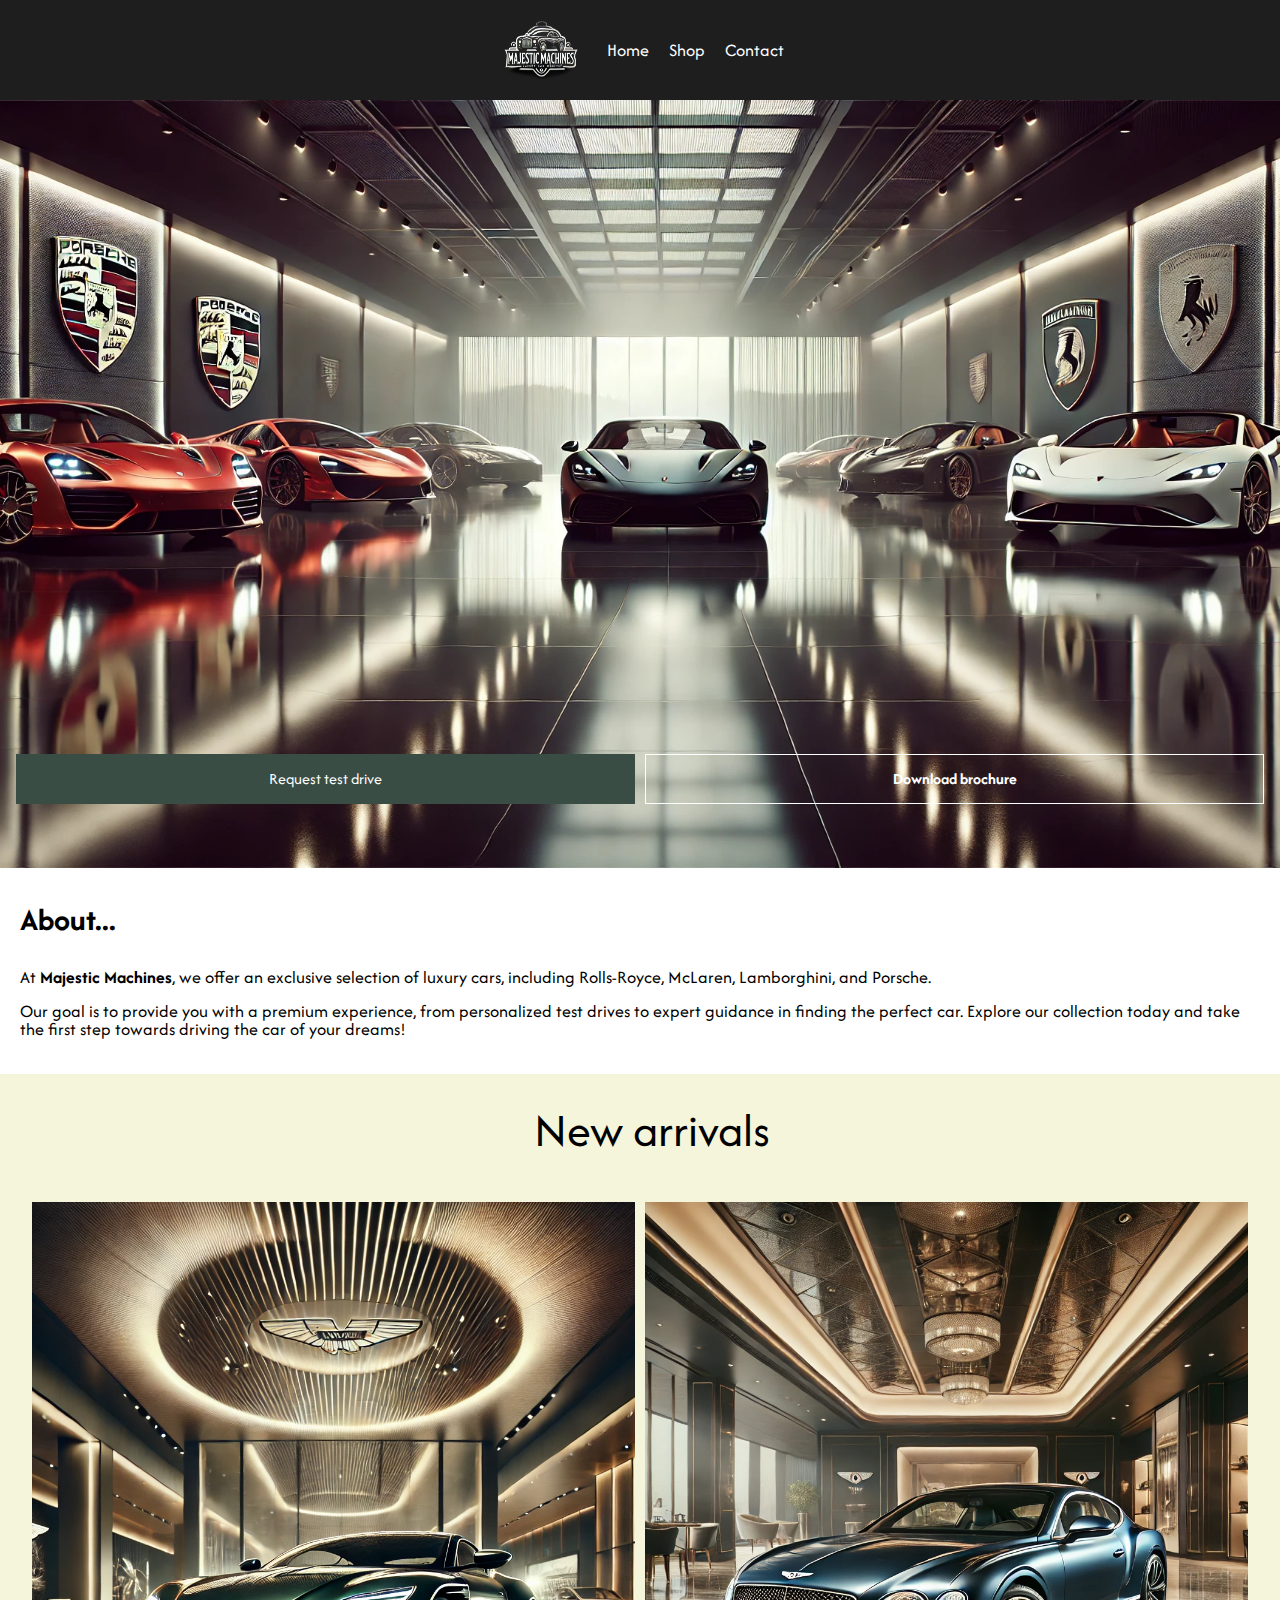
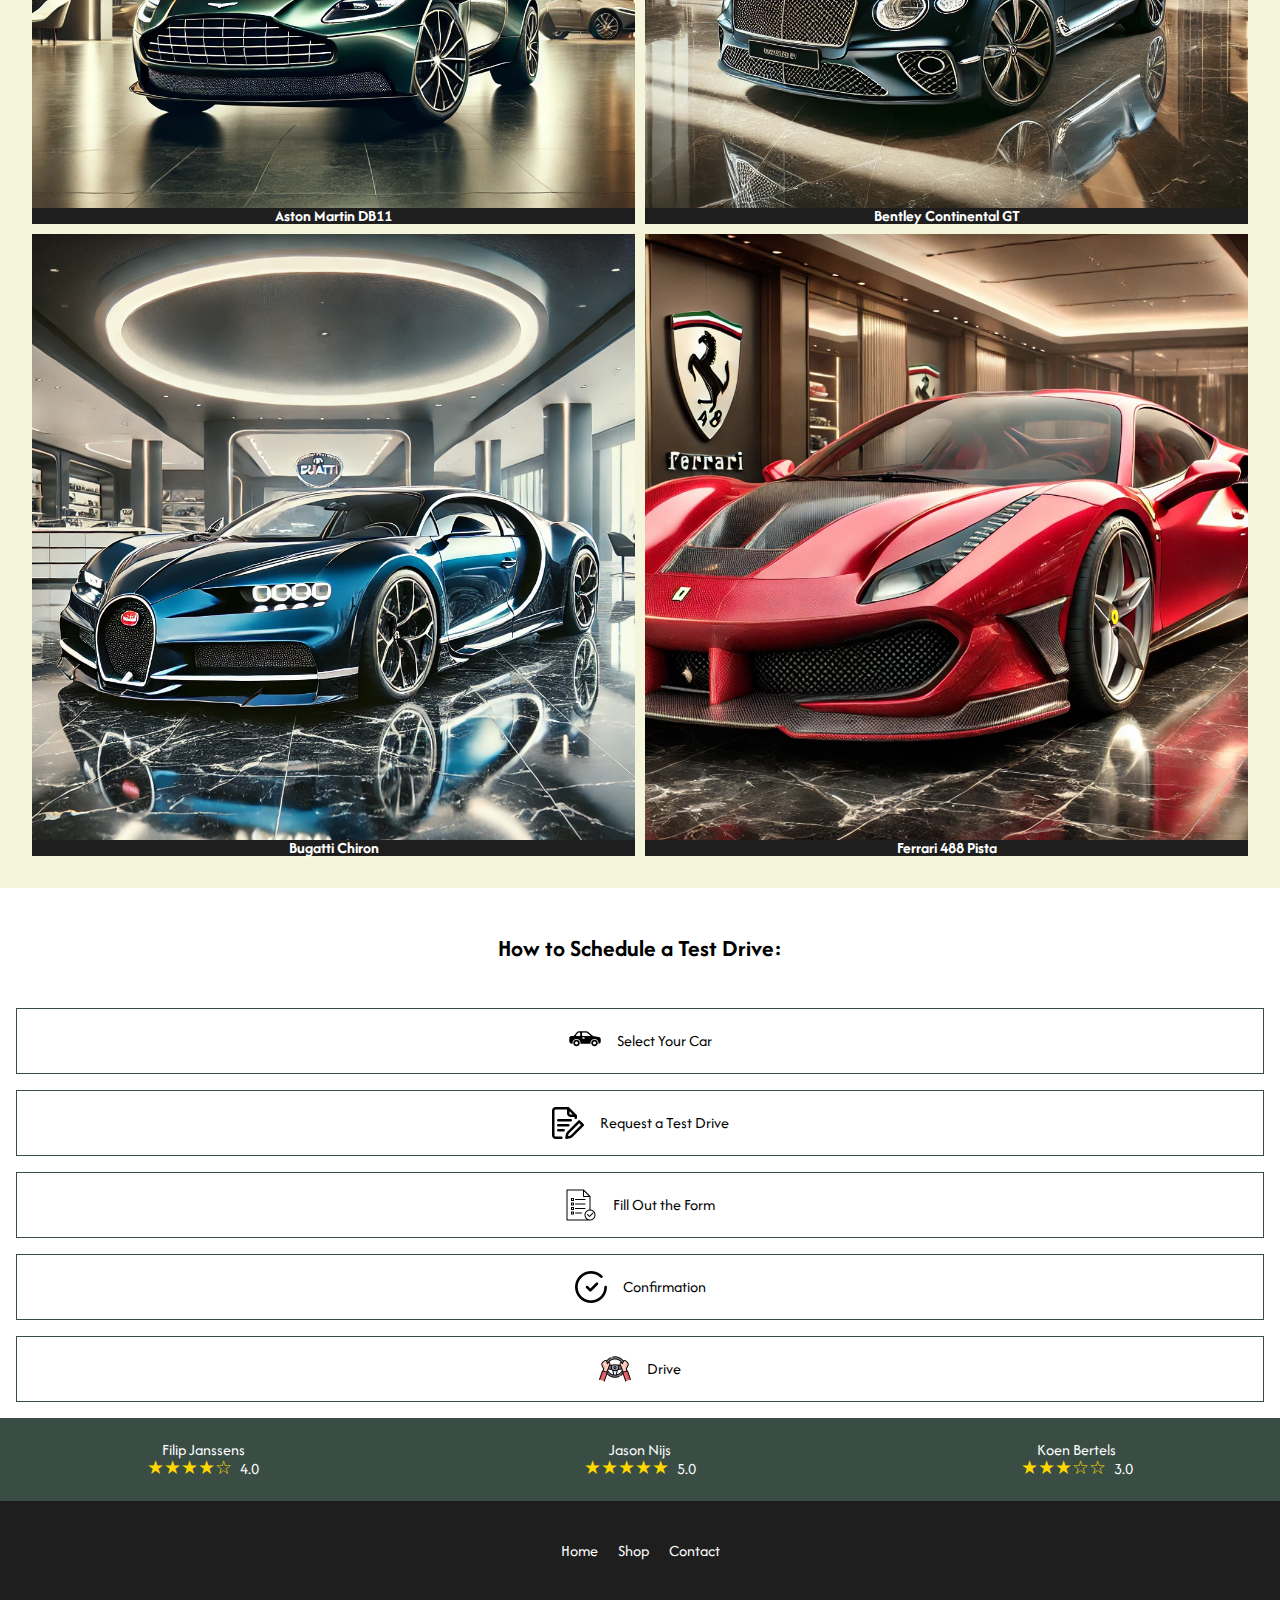
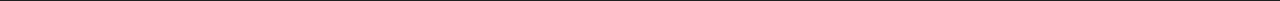
<file: index.html>
<!DOCTYPE html>
<html lang="en">
  <head>
    <link rel="preconnect" href="https://fonts.googleapis.com" />
    <link rel="preconnect" href="https://fonts.gstatic.com" crossorigin />
    <link
      href="https://fonts.googleapis.com/css2?family=Afacad+Flux:wght@100..1000&display=swap"
      rel="stylesheet"
    />
    <meta charset="UTF-8" />
    <meta name="viewport" content="width=device-width, initial-scale=1.0" />
    <meta
      name="description"
      content="Majestic Machines offers an exclusive selection of luxury cars including Rolls-Royce, McLaren, Lamborghini, and Porsche. Request a test drive today!"
    />
    <title>Majestic Machines</title>
    <link rel="stylesheet" href="css/style.css" />
    <link rel="stylesheet" href="css/reset.css" />
    <link rel="stylesheet" href="css/queries.css" />
  </head>
  <body class="index-page">
    <header>
      <nav>
        <ul class="header-list">
          <a href="index.html"
            ><img src="./public/images/ph_logo.png" alt="" class="logo"
          /></a>
          <li><a href="index.html">Home</a></li>
          <li><a href="shop.html">Shop</a></li>
          <li><a href="contact.html">Contact</a></li>
        </ul>
      </nav>
    </header>
    <main>
      <section>
        <div class="banner">
          <img
            src="./public/images/sfeerbeeld1.webp"
            alt="Image of luxury cars"
            class="banner-image"
          />
          <div class="wrap">
            <a href="#request-section" class="request">Request test drive</a>
            <a href="#" class="brochure">Download brochure</a>
          </div>
        </div>
      </section>

      <section>
        <div class="index-about">
          <h2 class="about">About...</h2>
          <div class="description">
            <p>
              At <span>Majestic Machines</span>, we offer an exclusive selection
              of luxury cars, including Rolls-Royce, McLaren, Lamborghini, and
              Porsche.
            </p>
            <p>
              Our goal is to provide you with a premium experience, from
              personalized test drives to expert guidance in finding the perfect
              car. Explore our collection today and take the first step towards
              driving the car of your dreams!
            </p>
          </div>
        </div>
      </section>
      <section>
        <h2 class="new-collection-title">New arrivals</h2>
        <div class="new-collection">
          <div class="collection">
            <h3>Aston Martin DB11</h3>
            <img
              src="./public/images/astonMartindb11.webp"
              alt="Image of a astonmartin db11"
              class="collection-image"
            />
          </div>
          <div class="collection">
            <h3>Bentley Continental GT</h3>
            <img
              src="./public/images/bentlycontinentalgt.webp"
              alt="Image of an bently continental gt"
              class="collection-image"
            />
          </div>
          <div class="collection">
            <h3>Bugatti Chiron</h3>
            <img
              src="./public/images/bugattiCHiron.webp"
              alt="Image of a bugatti chiron"
              class="collection-image"
            />
          </div>
          <div class="collection">
            <h3>Ferrari 488 Pista</h3>
            <img
              src="./public/images/ferrari488pista.webp"
              alt="Image of a ferrari 488 pista"
              class="collection-image"
            />
          </div>
        </div>
      </section>
      <section id="request-section">
        <div class="testdrive-procedure">
          <h2>How to Schedule a Test Drive:</h2>
          <div class="request-precedure">
            <img src="./public/icons/car.png" alt="Car icon" class="icon" />
            <h4>Select Your Car</h4>
          </div>
          <div class="request-precedure">
            <img src="./public/icons/quote-request.png" alt="Request Icon" />
            <h4>Request a Test Drive</h4>
          </div>
          <div class="request-precedure">
            <img src="./public/icons/list.png" alt="Form icon" />
            <h4>Fill Out the Form</h4>
          </div>
          <div class="request-precedure">
            <img src="./public/icons/confirmation.png" alt="Check mark" />
            <h4>Confirmation</h4>
          </div>
          <div class="request-precedure">
            <img src="./public/icons/hands.png" alt="drive" />
            <h4>Drive</h4>
          </div>
        </div>
      </section>
      <section>
        <div class="ratings-row">
          <div class="rating">
            <p>Filip Janssens</p>
            <span class="stars">★★★★☆</span>
            <span class="rating-number">4.0</span>
          </div>

          <div class="rating">
            <p>Jason Nijs</p>
            <span class="stars">★★★★★</span>
            <span class="rating-number">5.0</span>
          </div>

          <div class="rating">
            <p>Koen Bertels</p>
            <span class="stars">★★★☆☆</span>
            <span class="rating-number">3.0</span>
          </div>
        </div>
      </section>
    </main>
    <footer>
      <ul class="footer-list">
        <li><a href="index.html">Home</a></li>
        <li><a href="shop.html">Shop</a></li>
        <li><a href="contact.html">Contact</a></li>
      </ul>
    </footer>
  </body>
</html>
</file>
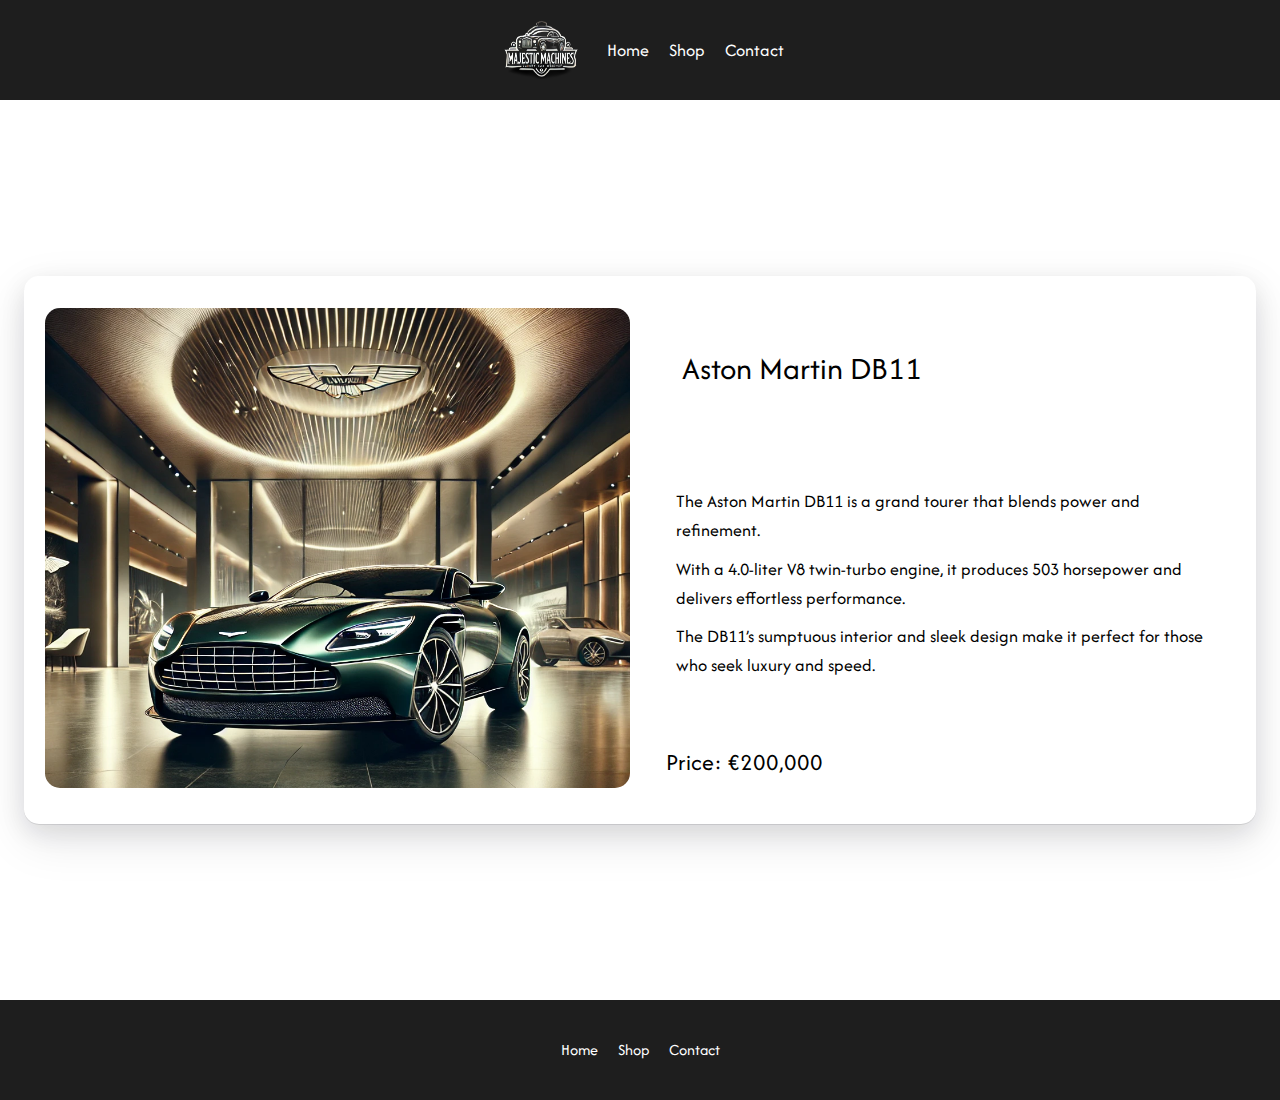
<file: product.html>
<!DOCTYPE html>
<html lang="en">
  <head>
    <link rel="preconnect" href="https://fonts.googleapis.com" />
    <link rel="preconnect" href="https://fonts.gstatic.com" crossorigin />
    <link
      href="https://fonts.googleapis.com/css2?family=Afacad+Flux:wght@100..1000&display=swap"
      rel="stylesheet"
    />
    <meta charset="UTF-8" />
    <meta name="viewport" content="width=device-width, initial-scale=1.0" />
    <link rel="stylesheet" href="css/style.css" />
    <link rel="stylesheet" href="css/reset.css" />
    <link rel="stylesheet" href="css/queries.css" />
    <title>Detail</title>
  </head>
  <body class="product-page">
    <header>
      <nav>
        <ul class="header-list">
          <a href="index.html"
            ><img src="./public/images/ph_logo.png" alt="" class="logo"
          /></a>
          <li><a href="index.html">Home</a></li>
          <li><a href="shop.html">Shop</a></li>
          <li><a href="contact.html">Contact</a></li>
        </ul>
      </nav>
    </header>
    <main>
      <div class="product-detail">
        <h1>Aston Martin DB11</h1>
        <img
          src="./public/images/astonMartindb11.webp"
          alt="Image of a astonmartin db11"
          class="product-image"
        />
        <h2>Price: €200,000</h2>
        <div class="description">
          <p>
            The Aston Martin DB11 is a grand tourer that blends power and
            refinement.
          </p>
          <p>
            With a 4.0-liter V8 twin-turbo engine, it produces 503 horsepower
            and delivers effortless performance.
          </p>
          <p>
            The DB11’s sumptuous interior and sleek design make it perfect for
            those who seek luxury and speed.
          </p>
        </div>
      </div>
    </main>
    <footer>
      <ul class="footer-list">
        <li><a href="index.html">Home</a></li>
        <li><a href="shop.html">Shop</a></li>
        <li><a href="contact.html">Contact</a></li>
      </ul>
    </footer>
  </body>
</html>
</file>
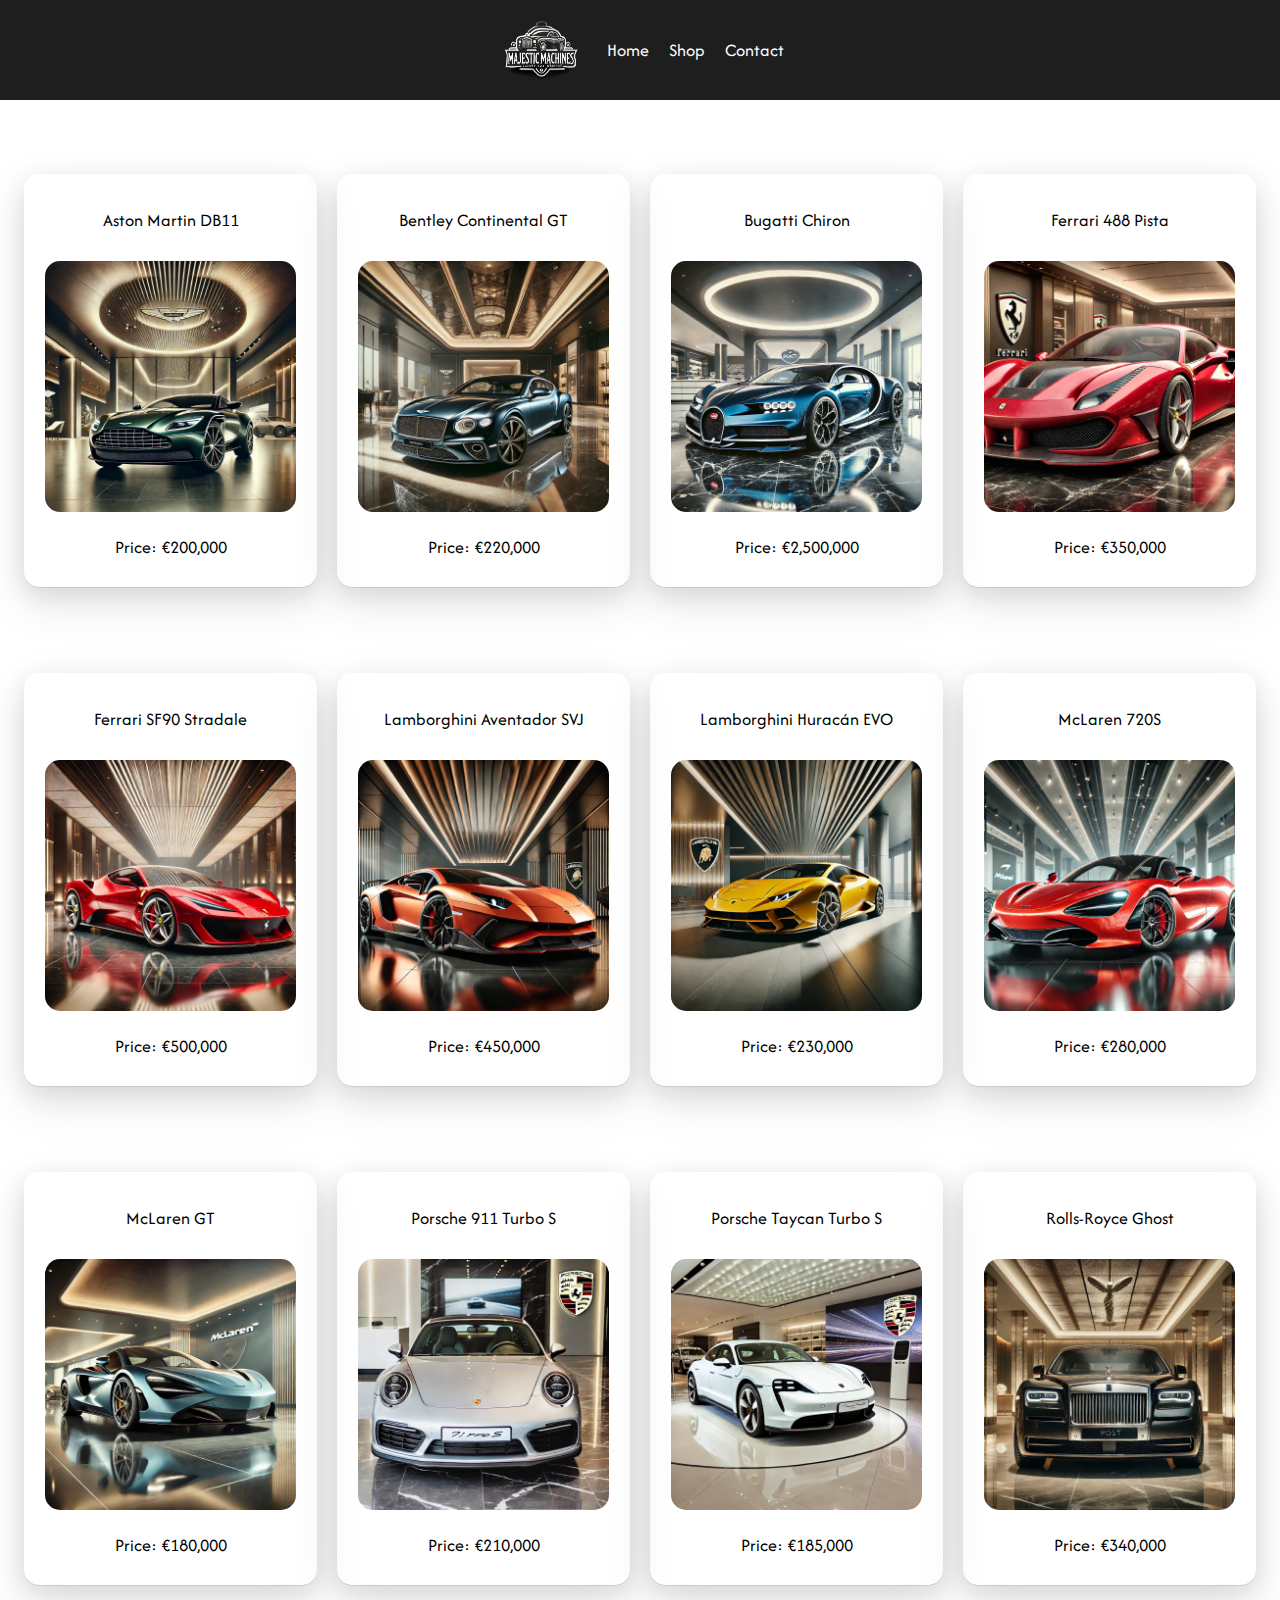
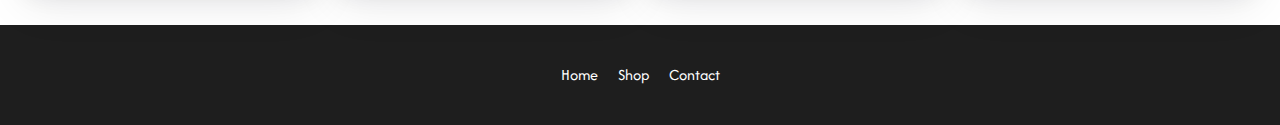
<file: shop.html>
<!DOCTYPE html>
<html lang="en">
  <head>
    <meta charset="UTF-8" />
    <meta name="viewport" content="width=device-width, initial-scale=1.0" />
    <link rel="stylesheet" href="css/style.css" />
    <link rel="stylesheet" href="css/reset.css" />
    <link rel="stylesheet" href="css/queries.css" />
    <title>Shop</title>
  </head>
  <body class="shop-page">
    <header>
      <link rel="preconnect" href="https://fonts.googleapis.com" />
      <link rel="preconnect" href="https://fonts.gstatic.com" crossorigin />
      <link
        href="https://fonts.googleapis.com/css2?family=Afacad+Flux:wght@100..1000&display=swap"
        rel="stylesheet"
      />
      <nav>
        <ul class="header-list">
          <a href="index.html"
            ><img src="./public/images/ph_logo.png" alt="" class="logo"
          /></a>
          <li><a href="index.html">Home</a></li>
          <li><a href="shop.html">Shop</a></li>
          <li><a href="contact.html">Contact</a></li>
        </ul>
      </nav>
    </header>
    <main>
      <div class="product">
        <h3>Aston Martin DB11</h3>
        <img
          src="./public/images/astonMartindb11.webp"
          alt="Image of a astonmartin db11"
          class="product-image"
        />
        <p>Price: €200,000</p>
      </div>
      <div class="product">
        <h3>Bentley Continental GT</h3>

        <img
          src="./public/images/bentlycontinentalgt.webp"
          alt="Image of an bently continental gt"
          class="product-image"
        />
        <p>Price: €220,000</p>
      </div>
      <div class="product">
        <h3>Bugatti Chiron</h3>

        <img
          src="./public/images/bugattiCHiron.webp"
          alt="Image of a bugatti chiron"
          class="product-image"
        />
        <p>Price: €2,500,000</p>
      </div>
      <div class="product">
        <h3>Ferrari 488 Pista</h3>

        <img
          src="./public/images/ferrari488pista.webp"
          alt="Image of a ferrari 488 pista"
          class="product-image"
        />
        <p>Price: €350,000</p>
      </div>
      <div class="product">
        <h3>Ferrari SF90 Stradale</h3>

        <img
          src="./public/images/ferrarisf90.webp"
          alt="Image of a ferrari sf90"
          class="product-image"
        />
        <p>Price: €500,000</p>
      </div>
      <div class="product">
        <h3>Lamborghini Aventador SVJ</h3>

        <img
          src="./public/images/lamboAventadorsvj.webp"
          alt="Image of a lambo aventador svj"
          class="product-image"
        />
        <p>Price: €450,000</p>
      </div>
      <div class="product">
        <h3>Lamborghini Huracán EVO</h3>

        <img
          src="./public/images/lamboHuracanEvo.webp"
          alt="Image of a lambo huracan evo"
          class="product-image"
        />
        <p>Price: €230,000</p>
      </div>
      <div class="product">
        <h3>McLaren 720S</h3>

        <img
          src="./public/images/mclaren720s.webp"
          alt="Image of a mclaren 720s"
          class="product-image"
        />
        <p>Price: €280,000</p>
      </div>
      <div class="product">
        <h3>McLaren GT</h3>

        <img
          src="./public/images/mclarenGT.webp"
          alt="Image of a mclaren gt"
          class="product-image"
        />
        <p>Price: €180,000</p>
      </div>
      <div class="product">
        <h3>Porsche 911 Turbo S</h3>

        <img
          src="./public/images/porsche911_turbos.webp"
          alt="Image of a porsche 911 turbos"
          class="product-image"
        />
        <p>Price: €210,000</p>
      </div>
      <div class="product">
        <h3>Porsche Taycan Turbo S</h3>

        <img
          src="./public/images/porschetycanturboS.webp"
          alt="Image of a porsche turbos canturbo"
          class="product-image"
        />
        <p>Price: €185,000</p>
      </div>
      <div class="product">
        <h3>Rolls-Royce Ghost</h3>

        <img
          src="./public/images/rollsroyceGhost.webp"
          alt="Image of a rolls royce ghost"
          class="product-image"
        />
        <p>Price: €340,000</p>
      </div>
    </main>
    <footer>
      <ul class="footer-list">
        <li><a href="index.html">Home</a></li>
        <li><a href="shop.html">Shop</a></li>
        <li><a href="contact.html">Contact</a></li>
      </ul>
    </footer>
  </body>
</html>
</file>
<file: css/style.css>
* {
  margin: 0;
  padding: 0;
  box-sizing: border-box;
  scroll-behavior: smooth;
  font-family: Afacad Flux;
}
main {
  display: grid;
  padding: 1.5rem;
  min-height: 100vh;
}

header {
  display: flex;
  justify-content: space-around;
  align-content: center;
  height: 100px;
  background-color: #1e1e1e;
  color: #fff;
}
header nav ul {
  font-family: Afacad Flux;
}
footer ul {
  font-family: Afacad Flux;
}
.logo {
  height: 60px;
  width: 90px;
}

.header-list {
  display: flex;
  justify-content: center;
  align-items: center;
  gap: 20px;
  list-style: none;
}

.header-list li {
  font-size: 18px;
  cursor: pointer;
  text-decoration: none;
}
.header-list a {
  text-decoration: none;
  color: inherit;
}

footer {
  display: flex;
  justify-content: center;
  align-content: center;
  height: 100px;
  color: #fff;
  background-color: #1e1e1e;
}
.footer-list {
  display: flex;
  justify-content: center;
  gap: 20px;
  list-style: none;
}
.footer-list a {
  text-decoration: none;
  color: inherit;
}

.product {
  width: fit-content;
  height: fit-content;
  display: flex;
  background-color: transparent;
  justify-content: center;
  align-items: center;
  flex-direction: column;
  cursor: pointer;
  margin-bottom: 1rem;
  margin-top: 50px;
  padding: 1.3rem;
  border-radius: 15px;
  box-shadow: rgba(17, 17, 26, 0.1) 0px 1px 0px,
    rgba(17, 17, 26, 0.1) 0px 8px 24px, rgba(17, 17, 26, 0.1) 0px 16px 48px;
}

.product h3 {
  font-size: 18px;
  margin: 1rem;
  padding-bottom: 1rem;
}
.product p {
  margin: 10px;

  font-size: large;
}
.product-image {
  width: 100%;
  height: 100%;
  object-fit: cover;
  object-position: center;
  border-radius: 15px;
  margin-bottom: 1rem;
}

/* MASTER DETAIL */

.product-detail {
  width: fit-content;
  height: fit-content;
  display: flex;
  background-color: transparent;
  justify-content: center;
  align-items: center;
  flex-direction: column;
  cursor: pointer;
  margin-bottom: 1rem;
  margin-top: 50px;
  padding: 1.3rem;
  border-radius: 15px;
  box-shadow: rgba(17, 17, 26, 0.1) 0px 1px 0px,
    rgba(17, 17, 26, 0.1) 0px 8px 24px, rgba(17, 17, 26, 0.1) 0px 16px 48px;
}
.product-detail h1 {
  font-size: 2rem;
  margin: 1rem;
  padding-bottom: 1rem;
}
.product-detail h2 {
  font-size: 1.5rem;
  margin: 1rem;
  padding-bottom: 1rem;
}

.product-detail p {
  margin: 10px;

  font-size: large;
}

/* CONTACT */
.map-title {
  font-size: 1.4rem;
  padding-bottom: 1rem;
  padding-top: 0.5rem;
}
.leaflet {
  height: 250px;
  width: 100%;
  padding: 1.5rem;
  border-radius: 15px;
}
.contact-card {
  width: 100%;
  height: fit-content;
  background-color: transparent;
  margin-bottom: 1rem;
  padding: 5rem 1.3rem;

  border-radius: 15px;
  box-shadow: rgba(17, 17, 26, 0.1) 0px 1px 0px,
    rgba(17, 17, 26, 0.1) 0px 8px 24px, rgba(17, 17, 26, 0.1) 0px 16px 48px;
  margin-left: auto;
  margin-right: auto;
}
.contact-card h1 {
  font-size: 2rem;
  margin: auto auto;
  padding-bottom: 1rem;
}

.contact-form label {
  display: block;
  margin-bottom: 0.5rem;
  margin-top: 2rem;
}

.contact-form input {
  background-color: transparent;
  border-radius: 5px;
  width: 100%;
  padding: 0.5rem;
  margin-bottom: 0.5rem;
  border: none;
  box-shadow: rgba(0, 0, 0, 0.05) 0px 6px 24px 0px,
    rgba(0, 0, 0, 0.08) 0px 0px 0px 1px;
}
.contact-form textarea {
  background-color: transparent;
  border-radius: 5px;
  width: 100%;
  padding: 0.5rem;
  margin-bottom: 0.5rem;
  border: none;
  box-shadow: rgba(0, 0, 0, 0.05) 0px 6px 24px 0px,
    rgba(0, 0, 0, 0.08) 0px 0px 0px 1px;
}
.contact-form select {
  display: block;
  width: 100%;
  margin-bottom: 1rem;
}

/* HOME PAGE */
.index-page main {
  margin: 0;
  padding: 0;
}
.banner {
  width: 100%;
  position: relative;
  height: fit-content;
  display: flex;
  justify-content: center;
  align-items: center;
  flex-direction: column;
  cursor: pointer;
  margin-bottom: 1rem;
}
.banner-image {
  width: 100%;
  height: 48rem;
  object-fit: cover;
  object-position: center;
}

.brochure {
  display: flex;
  justify-content: center;
  align-items: center;
  flex-direction: column;
  cursor: pointer;
  grid-column: 2/3;
  height: fit-content;
  padding: 1rem;
  margin-bottom: 1rem;
  font-weight: bold;
  border: 1px solid white;
  text-decoration: none;
  color: #fff;
}
.request {
  display: flex;
  justify-content: center;
  align-items: center;
  flex-direction: column;
  cursor: pointer;
  width: 100%;
  height: fit-content;
  padding: 1rem;
  margin-bottom: 1rem;
  background-color: #394d45;
  border: 1px solid #394d45;
  color: white;
  text-decoration: none;
}
.wrap {
  position: absolute;
  bottom: 3rem;
  left: 50%;
  transform: translateX(-50%);
  display: flex;
  justify-content: center;
  align-items: center;
  flex-direction: column;
  width: 100%;
  height: fit-content;
  gap: 10px;
  z-index: 10;
  padding: 0 1rem;
}
.wrap a {
  width: 100%;
}

.index-about {
  display: flex;
  flex-direction: column;
  align-items: flex-start;
  padding: 20px;
}
.index-about h2 {
  display: flex;
  font-size: 2rem;
  font-weight: bold;
  padding-bottom: 2rem;
  flex-direction: column;
  align-items: flex-start;
}
.index-about p {
  font-size: large;
  padding-bottom: 1rem;
  text-align: left;
}
.index-about span {
  font-weight: bold;
}
.new-collection {
  display: grid;
  grid-template-columns: repeat(2, 1fr);
  gap: 10px;
  padding: 2rem;
  background-color: beige;
}
.new-collection-title {
  display: flex;
  font-size: 3rem;
  padding: 2rem 0 1rem 1.5rem;
  flex-direction: column;
  align-items: center;

  background-color: beige;
}
.collection-image {
  width: 100%;
  height: 100%;
  object-fit: cover;
  object-position: center;

  margin-bottom: 1rem;
}
.collection {
  position: relative;
  flex: 1 1 calc(25% - 20px);
  box-sizing: border-box;
  text-align: center;
}
.collection h3 {
  position: absolute;
  bottom: 0;
  font-size: 1rem;
  left: 0;
  width: 100%;
  background-color: #1e1e1e;
  color: white;
  text-align: center;
  font-weight: bold;
}
.testdrive-procedure {
  padding: 1rem;
  display: flex;
  flex-direction: column;
  align-items: center;
  gap: 1rem;
}
.testdrive-procedure h2 {
  font-size: 1.5rem;
  font-weight: bold;
  margin: 2rem;
}

.request-precedure {
  display: flex;
  justify-content: center;
  align-items: center;
  cursor: pointer;
  width: 100%;
  height: fit-content;
  padding: 1rem;
  background-color: #fff;
  border: 1px solid #394d45;
  text-decoration: none;
}
.request-precedure img {
  width: 2rem;
  height: 2rem;
  z-index: 10;
  margin-right: 1rem;
}

.ratings-row {
  padding: 1.5rem 0;
  display: flex;
  justify-content: space-around;
  gap: 30px;
  background-color: #394d45;
  color: #fff;
}

.rating {
  text-align: center;
}

.stars {
  color: gold; /* Makes the stars gold */
  font-size: 1.2rem; /* Adjust star size */
}

.rating-number {
  font-size: 1rem;
  margin-left: 5px;
}
</file>
<file: css/queries.css>
@media (min-width: 480px) {
  .shop-page main {
    grid-template-columns: repeat(2, 1fr);
    gap: 20px;
  }
}
@media (min-width: 768px) {
  .shop-page main {
    grid-template-columns: repeat(3, 1fr);
  }
}

@media (min-width: 1024px) {
  .shop-page main {
    grid-template-columns: repeat(4, 1fr);
  }
  .product-page {
    height: 100%;
  }

  .product-detail {
    display: grid;
    grid-template-columns: 1fr 1fr;
    grid-template-rows: auto auto auto;
    column-gap: 20px;
    margin: 0;
    padding-top: 2rem;
    width: 100%;
    align-self: center;
  }

  .product-page .product-image {
    grid-column: 1 / 2;
    grid-row: 1 / 4;
    height: 30rem;
    max-width: 100%;
    align-self: middle;
  }

  .product-page h1 {
    font-size: 2rem;
    padding-left: 1rem;
    grid-column: 2 / 3;
    grid-row: 1;
  }

  .product-page .description {
    font-size: 1rem;
    line-height: 1.6;
    grid-column: 2 / 3;
    padding-left: 1rem;

    grid-row: 2;
  }

  .product-page h2 {
    font-size: 1.5rem;
    margin: 0;
    padding: 0;
    grid-column: 2 / 3;
    grid-row: 3;
    padding-left: 1rem;
  }
  .wrap {
    flex-direction: row;
  }
}

@media (min-width: 1440px) {
  .shop-page main {
    grid-template-columns: repeat(5, 1fr);
  }
  .product-page {
    height: 100%;
  }

  .product-detail {
    display: grid;
    grid-template-columns: 1fr 1fr;
    grid-template-rows: auto auto auto;
    column-gap: 20px;
    margin: 0;
    padding-top: 2rem;
    width: 100%;
    align-self: center;
  }

  .product-page .product-image {
    grid-column: 1 / 2;
    grid-row: 1 / 4;
    height: 30rem;
    max-width: 100%;
    align-self: middle;
  }

  .product-page h1 {
    font-size: 2rem;
    padding-left: 1rem;
    grid-column: 2 / 3;
    grid-row: 1;
  }

  .product-page .description {
    font-size: 1rem;
    line-height: 1.6;
    grid-column: 2 / 3;
    padding-left: 1rem;

    grid-row: 2;
  }

  .product-page h2 {
    font-size: 1.5rem;
    margin: 0;
    padding: 0;
    grid-column: 2 / 3;
    grid-row: 3;
    padding-left: 1rem;
  }
}
</file>
